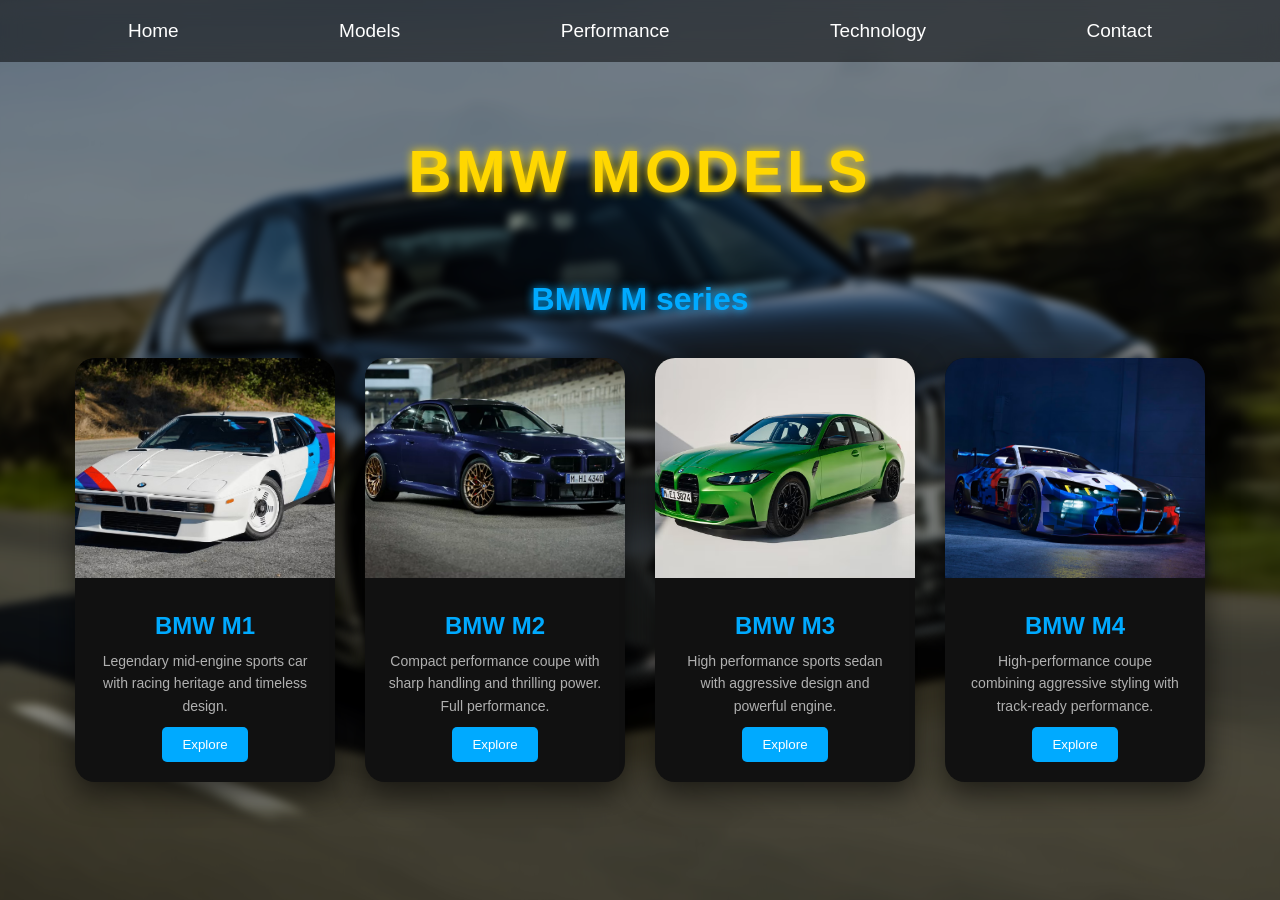
<file: model.html>
<!DOCTYPE html>
<html lang="en">
<head>
    <meta charset="UTF-8">
    <meta name="viewport" content="width=device-width, initial-scale=1.0">
    <title>BMW Models</title>
    <link rel="stylesheet" href="model.css">
    <link rel="stylesheet" href="style.css">
    <link rel="icon" type="image/png" href="src/logo-web__1_-removebg-preview.png">
</head>
<body>
   <div class="background">  </div>
   
   <nav>
    
  </div>
      <ul>
        <li><a href="index.html">Home</a></li>
        <li><a href="#models">Models</a></li>
        <li><a href="index.html#performance">Performance</a></li>
        <li><a href="technology.html">Technology</a></li>
        <li><a href="registration.html">Contact</a></li>
      </ul>
    </nav>
   
    <header>
BMW MODELS
</header>
<h1>BMW M series</h1>
<div class="container">



<div class="card">
<img src="src/BMW-m1.avif">
<div class="card-content">
<h2>BMW M1</h2>
<p>Legendary mid-engine sports car with racing heritage and timeless design. </p>
<a href="https://www.classic-trader.com/uk/cars/listing/bmw/m1/m1/1980/449571" title="Buy Now" target="_self">
<button>Explore</button></a>
</div>
</div>

<div class="card">
<img src="src/BMW-m2.webp">
<div class="card-content">
<h2>BMW M2</h2>
<p>Compact performance coupe with sharp handling and thrilling power. Full performance.</p>
<a href="https://configure.bmw.ca/en_CA/configure/G87/2622/FMAMM,P0475,S01CR,S01E6,S01MB,S0248,S02T4,S02TB,S02VB,S02VC,S02VF,S0302,S0322,S03AG,S0430,S0431,S043A,S0459,S0488,S0493,S0494,S04GQ,S04NE,S04P6,S04UR,S0508,S0534,S0544,S0548,S05AC,S05AS,S05AV,S05DC,S05DS,S0645,S0655,S0676,S06AC,S06AE,S06AK,S06C4,S06PA,S06U2,S06VB,S06WC,S0712,S0760,S0775,S0823,S0838,S0845,S0853,S08KL,S08R9,S08SM,S08WMhttps://configure.bmw.ca/en_CA/configure/G42/2621/FKHSW,P0300,S01CB,S01CR,S01HZ,S02T4,S02TB,S02VB,S02VC,S02VL,S0302,S0322,S03AG,S03M1,S0430,S0431,S0459,S0493,S0494,S04LN,S04NE,S04UR,S0508,S0534,S0544,S0548,S05AC,S05AS,S05AV,S05DC,S05DS,S0645,S0655,S0676,S06AC,S06AE,S06AK,S06C4,S06PA,S06U2,S06VB,S06WC,S0704,S0715,S0754,S0760,S0775,S0823,S0838,S0840,S0842,S0845,S0853,S08KL,S08R9,S08SM,S08WM" title="Buy now" target="_self">
<button>Explore</button></a>
</div>
</div>

<div class="card">
<img src="src/BMW M3.avif">
<div class="card-content">
<h2>BMW M3</h2>
<p>High performance sports sedan with aggressive design and powerful engine.</p>
<a href="https://www.bmwusa.com/build-your-own.html#/studio/a07ijggy/exterior/color" title="buy now" target="_self">
<button>Explore</button></a>
</div>
</div>

<div class="card">
<img src="src/BMW-M4.avif">
<div class="card-content">
<h2>BMW M4</h2>
<p>High-performance coupe combining aggressive styling with track-ready performance.</p>
<a href="https://configure.bmw.ca/en_CA/configure/G82/2748/FLKSW,P0475,S01CB,S01T6,S0248,S02T4,S02VB,S02VC,S02VF,S0302,S0316,S0322,S03AG,S0430,S0431,S0459,S0488,S0493,S0494,S04GQ,S04NE,S04NW,S04P6,S04U0,S0508,S0534,S0544,S0548,S0552,S05AC,S05AL,S05AP,S05AS,S05AV,S05DS,S0645,S0655,S06AC,S06AE,S06AK,S06C4,S06NX,S06PA,S06U2,S06VB,S06WC,S0712,S0760,S0775,S07M9,S0823,S0838,S0845,S0853,S08EK,S08KL,S08R9,S08SM,S08WM,S0925,S0Z7F" title="Buy Now" target="_self">
<button>Explore</button></a>
</div>
</div>

</div>

  
</body>
</html>
</file>
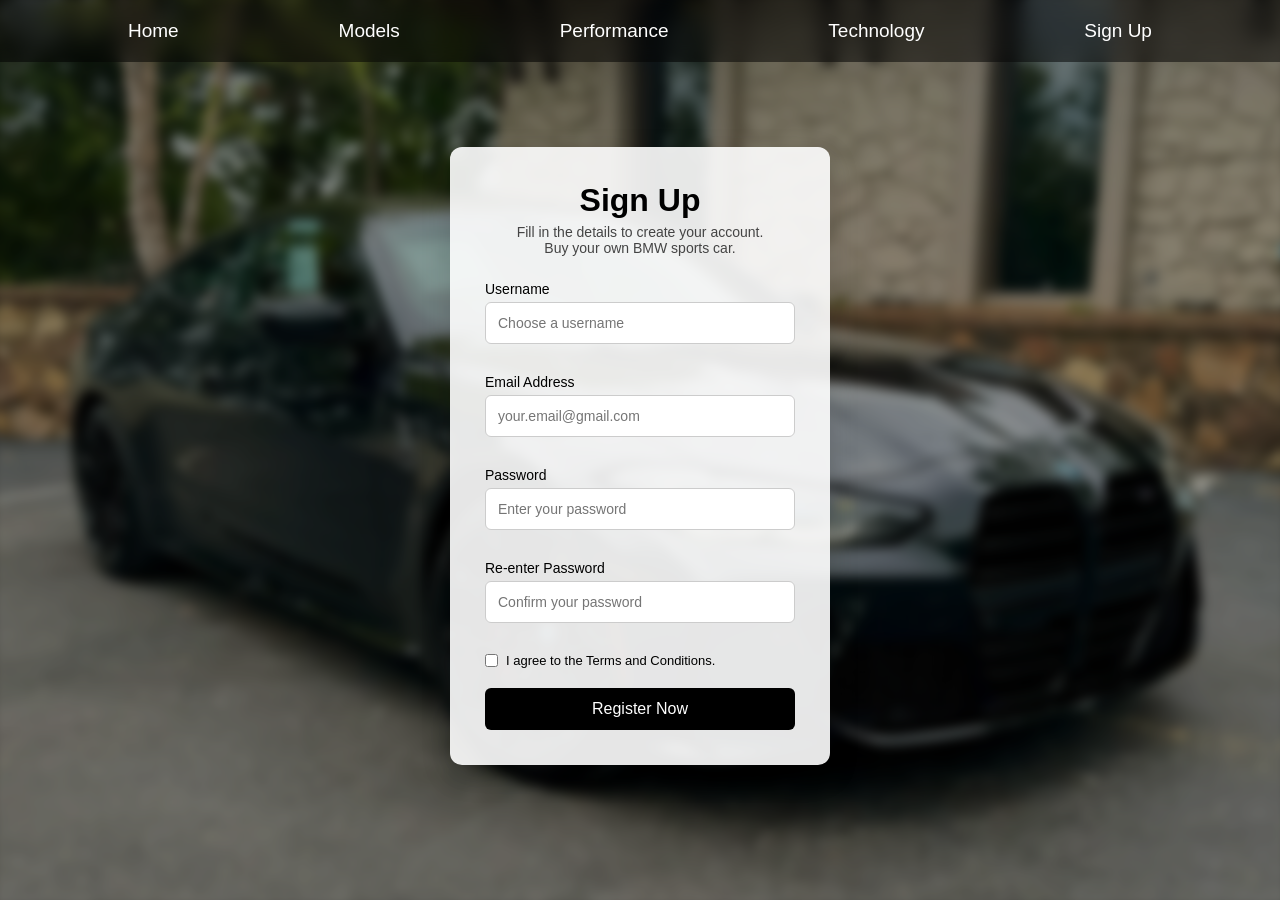
<file: registration.html>
<!DOCTYPE html>
<html lang="en">
<head>
    <meta charset="UTF-8">
    <meta name="viewport" content="width=device-width, initial-scale=1.0">
    <title>SIGN UP</title>
    <link rel="stylesheet" href="registration.css">
    <link href="https://fonts.googleapis.com/css2?family=Poppins:wght@400;600&display=swap" rel="stylesheet">
    <link rel="stylesheet" href="style.css">
    <link rel="icon" type="image/png" href="src/logo-web__1_-removebg-preview.png">
</head>
<body>
<div class="background"></div>
<nav>
      <ul>
        <li><a href="index.html">Home</a></li>
        <li><a href="model.html">Models</a></li>
        <li><a href="index.html#performance">Performance</a></li>
        <li><a href="technology.html">Technology</a></li>
        <li><a href="registration.html">Sign Up</a></li>
      </ul>
    </nav>
<div class="register-card">
    <h1>Sign Up</h1>
    <p class="subtitle">Fill in the details to create your account.<br> Buy your own BMW sports car.</p>

    <form method="POST">
        <div class="form-group">
            <label>Username</label>
            <input type="text" name="username" required placeholder="Choose a username">
        </div>

        <div class="form-group">
            <label>Email Address</label>
            <input type="email" name="email" required placeholder="your.email@gmail.com">
        </div>

        <div class="form-group">
            <label>Password</label>
            <input type="password" name="password" required placeholder="Enter your password">
        </div>

        <div class="form-group">
            <label>Re-enter Password</label>
            <input type="password" name="confirm_password" required placeholder="Confirm your password">
        </div>

        <div class="terms-group">
            <input type="checkbox" name="terms" id="terms" required>
            <label for="terms">I agree to the Terms and Conditions.</label>
        </div>

        <button type="submit" class="register-btn">Register Now</button>

    </form>
</div>

</body>
</html>
</file>
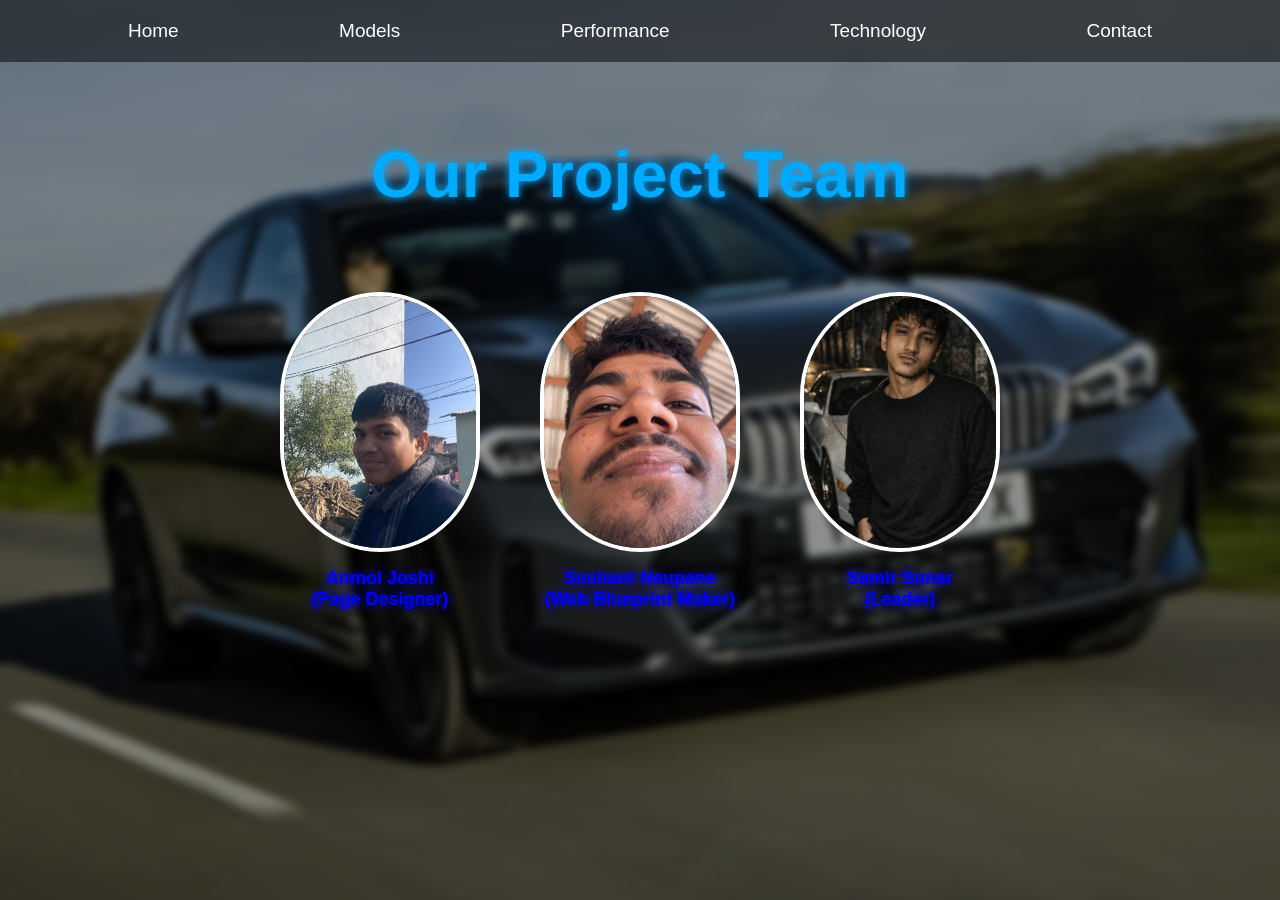
<file: team.html>
<!DOCTYPE html>
<html lang="en">
<head>
<meta charset="UTF-8">
<title>Our Project Team</title>
<link rel="stylesheet" href="team.css">
<link rel="stylesheet" href="style.css">
<link rel="icon" type="image/png" href="src/logo-web__1_-removebg-preview.png">
</head>

<body>
    <div class="background"></div>
    <nav>
      <ul>
        <li><a href="index.html">Home</a></li>
        <li><a href="model.html">Models</a></li>
        <li><a href="index.html#performance">Performance</a></li>
        <li><a href="technology.html">Technology</a></li>
        <li><a href="registration.html">Contact</a></li>
      </ul>
    </nav>

<h1>Our Project Team</h1>

<div class="team">

<div class="member">
<img src="src/anmol.jpg" alt="Team Member">
    <h2>Anmol Joshi<br>(Page Designer)</h2>
</div>
    

<div class="member">
<img src="src/sushant.jpg" alt="Team Member">
    <h2>Sushant Neupane<br>(Web Blueprint Maker)</h2>
</div>

<div class="member">
<img src="src/samirdona.png" alt="Team Member">
    <h2>Samir Sunar<br>(Leader)</h2>
</div>

</div>

</body>
</html>
</file>
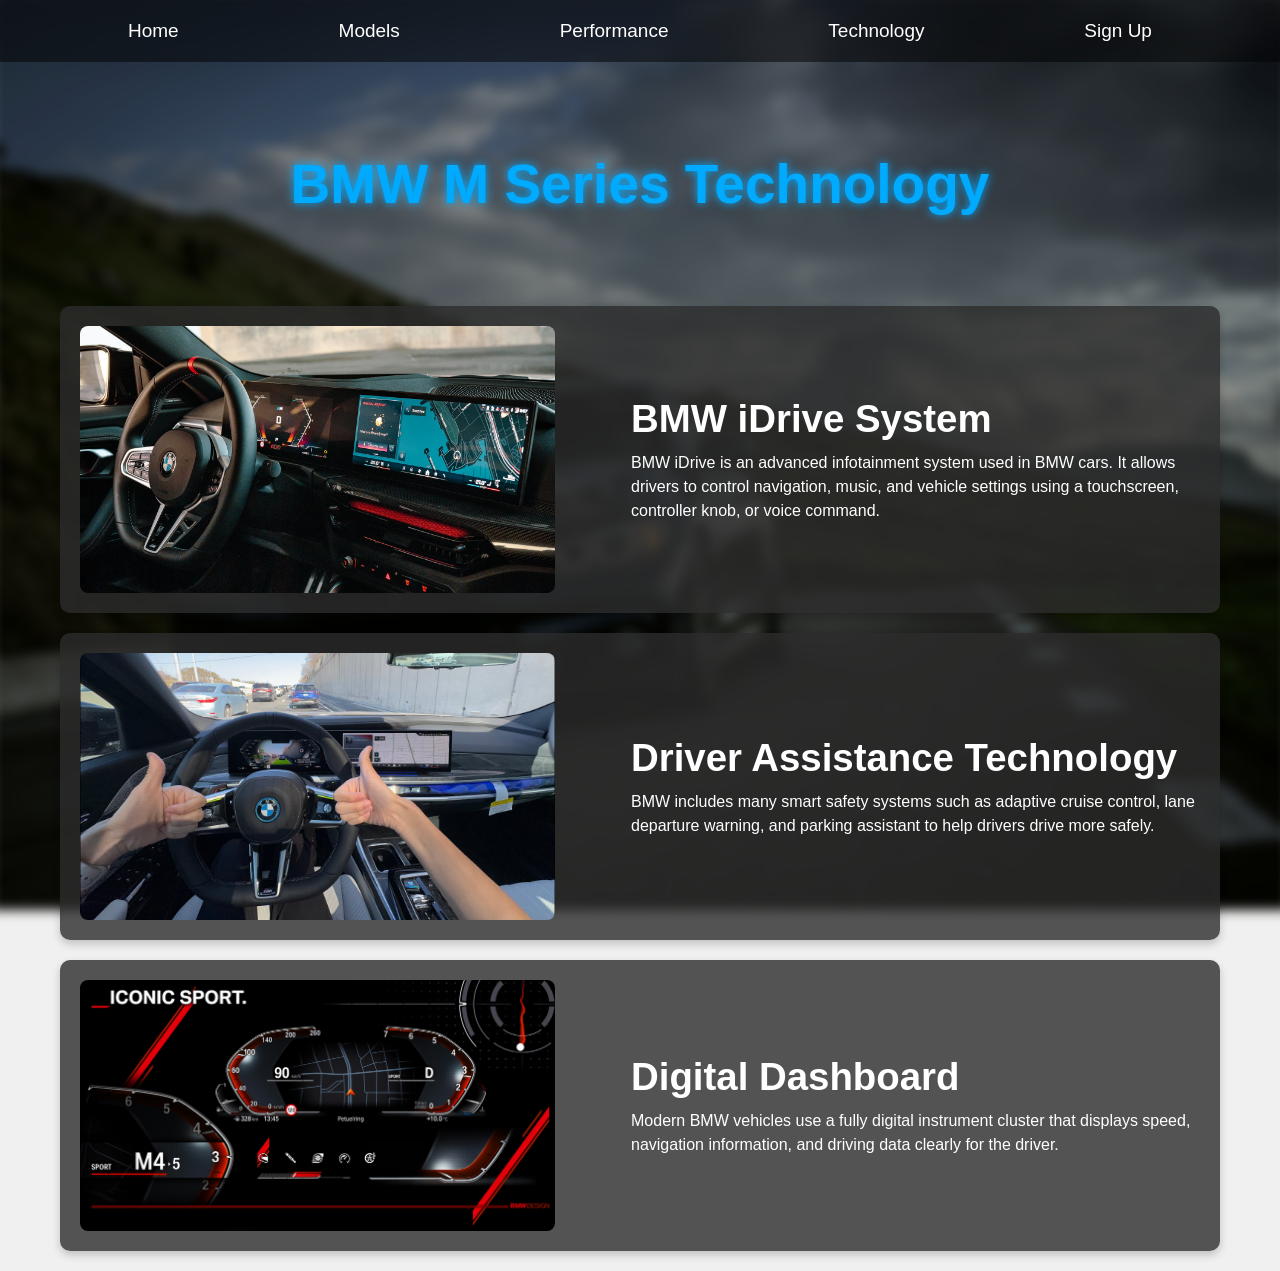
<file: technology.html>
<!DOCTYPE html>
<html lang="en">
<head>
    <meta charset="UTF-8">
    <meta name="viewport" content="width=device-width, initial-scale=1.0">
    <title>BMW M Series Technology</title>
    <link rel="stylesheet" href="style.css">
    <style>
        body {
            margin: 0;
            font-family: Arial, Helvetica, sans-serif;
            background-color: #f0f0f0;
        }

        header {
            text-align: center;
            padding: 40px 20px 20px 20px;
             color: #00aaff;
             text-shadow: 0 0 10px #00aaff;
        }

        header h1 {
            margin: 50px;
            font-size: 2.5rem;
        }

        .tech-section {
            max-width: 1200px;
            margin: 20px auto;
            padding: 0 20px;
        }

        .tech-card {
            display: flex;
            align-items: center;
            background-color: rgba(44, 44, 44, 0.8);
            padding: 20px;
            margin: 20px 0;
            border-radius: 10px;
            box-shadow: 0 4px 8px rgba(0,0,0,0.2);
            transition: 0.3s;
            }

        .tech-card:hover {
          transform: translateY(-10px) scale(1.02);
        }

        .tech-card img {
            width: 475px;
            height: auto;
            margin-right: 76px;
            border-radius: 8px;
        }

        .tech-text h2 {
            margin: 0 0 10px 0;
            font-size: 2.4rem;
            color: #ffffff;
        }

        .tech-text p {
            margin: 0;
            color: #ffffff;
            line-height: 1.5;
        }
        .background {
            position: fixed;
            top: -10px;
            left: -10px;
            width: calc(100% + 20px);
            height: calc(100% + 20px);
            background-image: url('src/BMWCMP.jpg');
            background-size: cover;
            background-position: center;
            filter: blur(6px) brightness(0.6);
            z-index: -1;
}

        
    </style>
</head>
<body>
    <div class="background"></div>
 <nav>
      <ul>
        <li><a href="index.html">Home</a></li>
        <li><a href="model.html">Models</a></li>
        <li><a href="index.html#performance">Performance</a></li>
        <li><a href="technology.html">Technology</a></li>
        <li><a href="registration.html">Sign Up</a></li>
      </ul>
    </nav>
<header>
    <h1 style="font-size: 55px;">BMW M Series Technology</h1>
</header>

<div class="tech-section">

    <div class="tech-card">
        <img src="src/idrive.jpg" alt="Technology 1">
        <div class="tech-text">
            <h2>BMW iDrive System</h2>
            <p> BMW iDrive is an advanced infotainment system used in BMW cars.
        It allows drivers to control navigation, music, and vehicle
        settings using a touchscreen, controller knob, or voice command.</p>
        </div>
    </div>

    <div class="tech-card">
        <img src="src/driver assistance.jpg" alt="Technology 2">
        <div class="tech-text">
            <h2>Driver Assistance Technology</h2>
            <p>BMW includes many smart safety systems such as adaptive cruise
               control, lane departure warning, and parking assistant to help
               drivers drive more safely.</p>
        </div>
    </div>

    <div class="tech-card">
        <img src="src/digital.jpg" alt="Technology 3">
        <div class="tech-text">
            <h2>Digital Dashboard</h2>
            <p>Modern BMW vehicles use a fully digital instrument cluster
               that displays speed, navigation information, and driving
               data clearly for the driver.</p>
        </div>
    </div>

</div>

</body>
</html>
</file>
<file: model.css>
header {
    font-family: 'Barlow Condensed', sans-serif;
    font-weight: 900;
    font-size: 60px;
    letter-spacing: 4px;
    text-transform: uppercase;
    padding: 75px;
    text-align: center;
    color: #FFD700; 
    text-shadow: 0 0 10px #FFD700;
}

.container{
    display:flex;
    flex-wrap:wrap;
    justify-content:center;
    gap:30px;
    padding:40px;
}

.card{
    background:#111;
    width:260px;
    border-radius:10px;
    overflow:hidden;
    transition:0.3s;
    box-shadow:0 0 10px rgba(0,0,0,0.6);
}

.card:hover{
    transform:scale(1.05);
    box-shadow:0 0 20px #00aaff;
}

.card img{
    width:100%;
    height:160px;
    object-fit:cover;
}

.card-content{
    padding:20px;
    text-align:center;
}

.card-content h2{
    margin:10px 0;
    color:#00aaff;
}

.card-content p{
    font-size:14px;
    color:#ccc;
}

button{
    margin-top:10px;
    padding:10px 20px;
    border:none;
    background:#00aaff;
    color:white;
    border-radius:5px;
    cursor:pointer;
}

button:hover{
    background:#008ecc;
}
.background{
    position: fixed;
    top: -10px;
    left: -10px;
    width: calc(100% + 20px);
    height: calc(100% + 20px);
    background-image: url('src/BMW-model.jpg');
    background-size: cover;
    background-position: center;
    filter: blur(4px) brightness(0.6);
    z-index: -1;
}

h1{
    text-align: center;
    color: #00aaff;
    text-shadow: 0 0 10px  #00aaff;
}
</file>
<file: style.css>
* {
  margin: 0;
  padding: 0;
  box-sizing: border-box;
  font-family: "Montserrat", sans-serif;
}

body {
  color: white;
  background: black;
}
.hero {
  position: relative;
  height: 100vh;
  display: flex;
  justify-content: center;
  align-items: center;
  text-align: center;
  overflow: hidden;
}
nav{
  top: 0;
  left: 0;
  width: 100%;
  padding: 20px 10%;
  display: flex;
  justify-content: space-between;
  align-items: center;
  z-index: 1000;
  background: rgba(0, 0, 0, 0.5);
  backdrop-filter: blur(10px);
}
nav ul {
  width: 100%;
  display: flex;
  gap: 30px;
  justify-content: space-between;
}
nav ul li {
  list-style: none;
}
nav ul li a {
  color: white;
  text-decoration: none;
  font-weight: 500;
 font-size: 19px;
 display: inline-block;
  transition: color 0.3s ease, transform 0.3s ease;
}
nav ul li a:hover {
  color: #ff4081;
  transform: scale(1.1);
}


.hero::before {
  content: "";
  position: absolute;
  top: 0;
  left: 0;
  width: 100%;
  height: 100%;
  background: url("https://images.unsplash.com/photo-1617531653332-bd46c24f2068?q=80&w=2070&auto=format&fit=crop")
    center/cover no-repeat;
  filter: blur(6px) brightness(0.6);
  transform: scale(1.1);
}

.hero-content {
  position: relative;
  z-index: 2;
}

.hero-content h1{
  margin-left: 40px;
}

.logo {
  z-index: 99;
  width: 170px;
  margin: auto;
  display: block;
  position: relative;
  top: -13px;
  pointer-events: none;
}


.hero h1 {
  font-size: 120px;
  font-weight: 900;
  letter-spacing: 15px;
  margin-top: -60px;
  text-shadow: 0 0 40px rgba(255, 255, 255, 0.4);
}

.hero p {
  max-width: 700px;
  margin: 20px auto;
  font-size: 18px;
  opacity: 0.9;
}

.section {
  padding: 80px 10%;
  animation: fadein linear;
}

.section h2 {
  font-size: 40px;
  margin-bottom: 40px;
  text-align: center;
  animation: textfadein linear;
  animation-timeline: view();
  animation-range: entry 0% cover 25%;
}

@keyframes textfadein {
  from {
    opacity: 0;
    scale: 0.5;
  }
  to {
    opacity: 1;
    scale: 1;
  }
}

.parts-grid {
  display: grid;
  grid-template-columns: repeat(3, 1fr);
  grid-template-rows: auto auto;
  gap: 30px;
  grid-template-areas:
    "grid1 grid2 grid3"
    "grid4 grid4 grid4"
    ;
}


.card {
  background: #111;
  border-radius: 20px;
  overflow: hidden;
  box-shadow: 0 10px 30px rgba(0, 0, 0, 0.6);
  transition: 0.3s;
  animation: fadein linear;
  animation-timeline: view();
  animation-range: entry 0% cover 40%;
}
@keyframes fadein {
  from {
    opacity: 0;
    scale: 0.5;
  }
  to {
    opacity: 1;
    scale: 1;
  }
}

.card:hover {
  transform: translateY(-10px) scale(1.02);
}

.card img {
  width: 100%;
  height: 220px;
  object-fit: cover;
}

.card-content {
  padding: 20px;
}

.card-content h3 {
  margin-bottom: 10px;
}

.card-content p {
  opacity: 0.85;
  font-size: 14px;
  line-height: 1.6;
}

.bhanja{
  margin-top: 20px;
  filter: brightness(1);
  color: red;
  text-shadow: 0 0 10px #00aaff;
  text-align: center;
  font-size: 20px;
}

footer {
  text-align: center;
  padding: 30px;
  background: #050505;
  opacity: 0.7;
}
</file>
<file: registration.css>
*{
    color: #000000;
    margin:0;
    padding:0;
    box-sizing:border-box;
    font-family:Arial, Helvetica, sans-serif;
}

.register-card h1{
    font-family: 'Roboto',sans-serif;
}

.background {
    position: fixed;
    top: -10px;
    left: -10px;
    width: calc(100% + 20px);
    height: calc(100% + 20px);
    background-image: url('src/blackcar.webp');
    background-size: cover;
    background-position: center;
    filter: blur(6px) brightness(0.6);
    z-index: -1;
}
.register-card {
    position: relative;
    width: 380px;
    max-width: 90%;
    margin: 85px auto; 
    background: rgba(255,255,255,0.9); 
    padding: 35px;
    border-radius: 12px;
    box-shadow: 0 10px 30px rgba(0,0,0,0.15);
    text-align: center;
}

.register-card h1{
    margin-bottom:5px;
}

.subtitle{
    color:#777;
    margin-bottom:25px;
    font-size:14px;
}

.form-group{
    text-align:left;
    margin-bottom:15px;
}

.form-group label{
    display:block;
    font-size:14px;
    margin-bottom:5px;
}

.form-group input {
    width: 100%;
    padding: 12px;
    margin-bottom: 15px;
    border: 1px solid #ccc;
    border-radius: 6px;
    font-size: 14px;
}

.terms-group{
    display:flex;
    align-items:center;
    gap:8px;
    font-size:13px;
    margin-bottom:20px;
}

.register-btn {
   width:100%;
   padding:12px; 
   color: white;
   background:#000000; 
   border:none; 
   border-radius:6px; 
   font-size:16px; 
   cursor:pointer;
   transition:0.3s; 
}

.register-btn:hover {
    background: #333;
}

.subtitle {
    color: #444;
}

.login-link{
    margin-top:15px;
    font-size:14px;
}

.login-link a{
    color:#c7a882;
    text-decoration:none;
    font-weight:bold;
}
</file>
<file: team.css>
body{
    font-family: Arial, sans-serif;
    background:#111;
    color:white;
    text-align:center;
}

h1{
    font-size:65px;
    margin-top:75px;
    text-align: center;
    color: #00aaff;
    text-shadow: 0 0 10px  #00aaff;
}

.team{
    display:flex;
    justify-content:center;
    gap:60px;
    margin-top:80px;
}

.member{
    width:200px;
    text-align:center;
}
.member img{
    width:200px;
    height:260px;
    border-radius:50% / 40%;
    border:4px solid white;
    object-fit:cover;
}

.background{
    position: fixed;
    top: -10px;
    left: -10px;
    width: calc(100% + 20px);
    height: calc(100% + 20px);
    background-image: url('src/BMW-model.jpg');
    background-size: cover;
    background-position: center;
    filter: blur(4px) brightness(0.6);
    z-index: -1;
}

.member h2{
    color:blue;
    text-shadow: 0 0 10px blue;
    margin-top:12px;
    font-size:18px;
}
</file>
